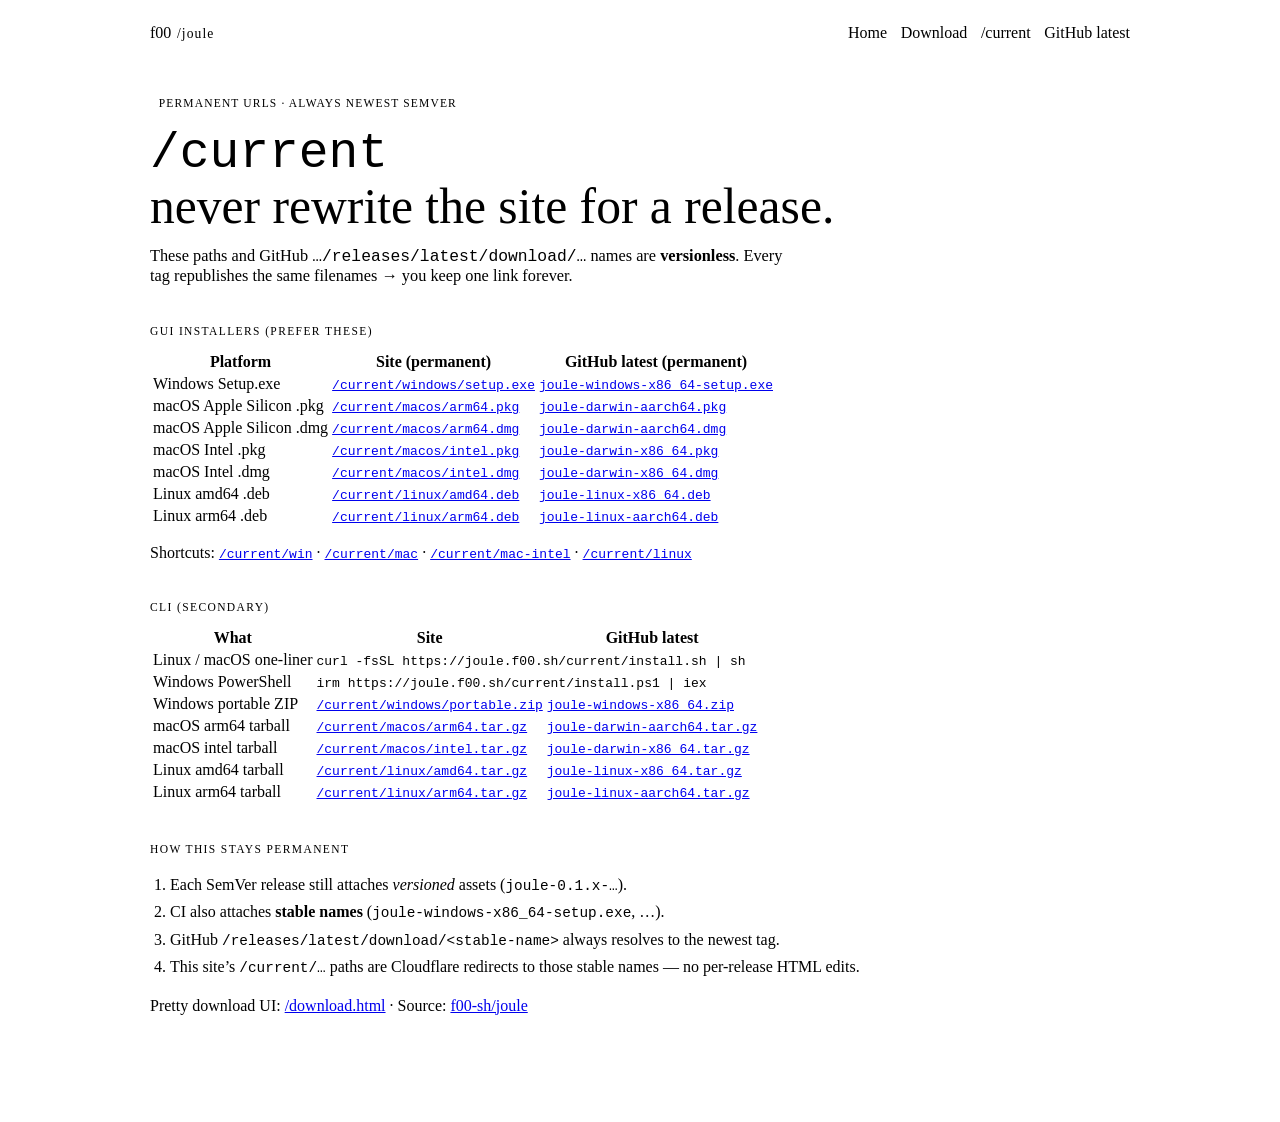
<file: docs/current/index.html>
<!DOCTYPE html>
<html lang="en">
<head>
  <meta charset="utf-8" />
  <meta name="viewport" content="width=device-width, initial-scale=1" />
  <meta name="description" content="Permanent download links for the newest joule release — GUI installers first, then CLI." />
  <title>joule /current — always the newest release</title>
  <link rel="icon" href="https://f00.sh/favicon.svg" type="image/svg+xml" />
  <link rel="stylesheet" href="https://f00.sh/theme/f00-theme.css" data-f00-theme="1" />
  <link rel="stylesheet" href="../styles.css" />
</head>
<body>
  <a class="skip-link" href="#main">Skip to content</a>
  <header class="site-header">
    <div class="nav-shell">
      <a class="brand" href="../" aria-label="joule home">
        <span class="brand-mark">f00</span>
        <span class="brand-sub">/joule</span>
      </a>
      <nav class="site-nav" aria-label="Primary">
        <a href="../">Home</a>
        <a href="../download.html">Download</a>
        <a href="./" aria-current="page">/current</a>
        <a href="https://github.com/f00-sh/joule/releases/latest" rel="noopener">GitHub latest</a>
      </nav>
    </div>
  </header>

  <main id="main" class="wrap">
    <section class="hero">
      <p class="pill-free">permanent URLs · always newest SemVer</p>
      <h1><code>/current</code><br /><em>never rewrite the site for a release.</em></h1>
      <p class="lead">
        These paths and GitHub <code>…/releases/latest/download/…</code> names are
        <strong>versionless</strong>. Every tag republishes the same filenames → you keep one link forever.
      </p>
    </section>

    <section>
      <h2>GUI installers (prefer these)</h2>
      <table>
        <thead>
          <tr><th>Platform</th><th>Site (permanent)</th><th>GitHub latest (permanent)</th></tr>
        </thead>
        <tbody>
          <tr>
            <td>Windows Setup.exe</td>
            <td><a href="/current/windows/setup.exe"><code>/current/windows/setup.exe</code></a></td>
            <td><a href="https://github.com/f00-sh/joule/releases/latest/download/joule-windows-x86_64-setup.exe"><code>joule-windows-x86_64-setup.exe</code></a></td>
          </tr>
          <tr>
            <td>macOS Apple Silicon .pkg</td>
            <td><a href="/current/macos/arm64.pkg"><code>/current/macos/arm64.pkg</code></a></td>
            <td><a href="https://github.com/f00-sh/joule/releases/latest/download/joule-darwin-aarch64.pkg"><code>joule-darwin-aarch64.pkg</code></a></td>
          </tr>
          <tr>
            <td>macOS Apple Silicon .dmg</td>
            <td><a href="/current/macos/arm64.dmg"><code>/current/macos/arm64.dmg</code></a></td>
            <td><a href="https://github.com/f00-sh/joule/releases/latest/download/joule-darwin-aarch64.dmg"><code>joule-darwin-aarch64.dmg</code></a></td>
          </tr>
          <tr>
            <td>macOS Intel .pkg</td>
            <td><a href="/current/macos/intel.pkg"><code>/current/macos/intel.pkg</code></a></td>
            <td><a href="https://github.com/f00-sh/joule/releases/latest/download/joule-darwin-x86_64.pkg"><code>joule-darwin-x86_64.pkg</code></a></td>
          </tr>
          <tr>
            <td>macOS Intel .dmg</td>
            <td><a href="/current/macos/intel.dmg"><code>/current/macos/intel.dmg</code></a></td>
            <td><a href="https://github.com/f00-sh/joule/releases/latest/download/joule-darwin-x86_64.dmg"><code>joule-darwin-x86_64.dmg</code></a></td>
          </tr>
          <tr>
            <td>Linux amd64 .deb</td>
            <td><a href="/current/linux/amd64.deb"><code>/current/linux/amd64.deb</code></a></td>
            <td><a href="https://github.com/f00-sh/joule/releases/latest/download/joule-linux-x86_64.deb"><code>joule-linux-x86_64.deb</code></a></td>
          </tr>
          <tr>
            <td>Linux arm64 .deb</td>
            <td><a href="/current/linux/arm64.deb"><code>/current/linux/arm64.deb</code></a></td>
            <td><a href="https://github.com/f00-sh/joule/releases/latest/download/joule-linux-aarch64.deb"><code>joule-linux-aarch64.deb</code></a></td>
          </tr>
        </tbody>
      </table>
      <p class="muted">Shortcuts: <a href="/current/win"><code>/current/win</code></a> ·
        <a href="/current/mac"><code>/current/mac</code></a> ·
        <a href="/current/mac-intel"><code>/current/mac-intel</code></a> ·
        <a href="/current/linux"><code>/current/linux</code></a></p>
    </section>

    <section>
      <h2>CLI (secondary)</h2>
      <table>
        <thead>
          <tr><th>What</th><th>Site</th><th>GitHub latest</th></tr>
        </thead>
        <tbody>
          <tr>
            <td>Linux / macOS one-liner</td>
            <td colspan="2"><code>curl -fsSL https://joule.f00.sh/current/install.sh | sh</code></td>
          </tr>
          <tr>
            <td>Windows PowerShell</td>
            <td colspan="2"><code>irm https://joule.f00.sh/current/install.ps1 | iex</code></td>
          </tr>
          <tr>
            <td>Windows portable ZIP</td>
            <td><a href="/current/windows/portable.zip"><code>/current/windows/portable.zip</code></a></td>
            <td><a href="https://github.com/f00-sh/joule/releases/latest/download/joule-windows-x86_64.zip"><code>joule-windows-x86_64.zip</code></a></td>
          </tr>
          <tr>
            <td>macOS arm64 tarball</td>
            <td><a href="/current/macos/arm64.tar.gz"><code>/current/macos/arm64.tar.gz</code></a></td>
            <td><a href="https://github.com/f00-sh/joule/releases/latest/download/joule-darwin-aarch64.tar.gz"><code>joule-darwin-aarch64.tar.gz</code></a></td>
          </tr>
          <tr>
            <td>macOS intel tarball</td>
            <td><a href="/current/macos/intel.tar.gz"><code>/current/macos/intel.tar.gz</code></a></td>
            <td><a href="https://github.com/f00-sh/joule/releases/latest/download/joule-darwin-x86_64.tar.gz"><code>joule-darwin-x86_64.tar.gz</code></a></td>
          </tr>
          <tr>
            <td>Linux amd64 tarball</td>
            <td><a href="/current/linux/amd64.tar.gz"><code>/current/linux/amd64.tar.gz</code></a></td>
            <td><a href="https://github.com/f00-sh/joule/releases/latest/download/joule-linux-x86_64.tar.gz"><code>joule-linux-x86_64.tar.gz</code></a></td>
          </tr>
          <tr>
            <td>Linux arm64 tarball</td>
            <td><a href="/current/linux/arm64.tar.gz"><code>/current/linux/arm64.tar.gz</code></a></td>
            <td><a href="https://github.com/f00-sh/joule/releases/latest/download/joule-linux-aarch64.tar.gz"><code>joule-linux-aarch64.tar.gz</code></a></td>
          </tr>
        </tbody>
      </table>
    </section>

    <section>
      <h2>How this stays permanent</h2>
      <ol class="steps">
        <li>Each SemVer release still attaches <em>versioned</em> assets (<code>joule-0.1.x-…</code>).</li>
        <li>CI also attaches <strong>stable names</strong> (<code>joule-windows-x86_64-setup.exe</code>, …).</li>
        <li>GitHub <code>/releases/latest/download/&lt;stable-name&gt;</code> always resolves to the newest tag.</li>
        <li>This site’s <code>/current/…</code> paths are Cloudflare redirects to those stable names — no per-release HTML edits.</li>
      </ol>
      <p class="muted">Pretty download UI: <a href="../download.html">/download.html</a> · Source: <a href="https://github.com/f00-sh/joule">f00-sh/joule</a></p>
    </section>
  </main>
</body>
</html>
</file>
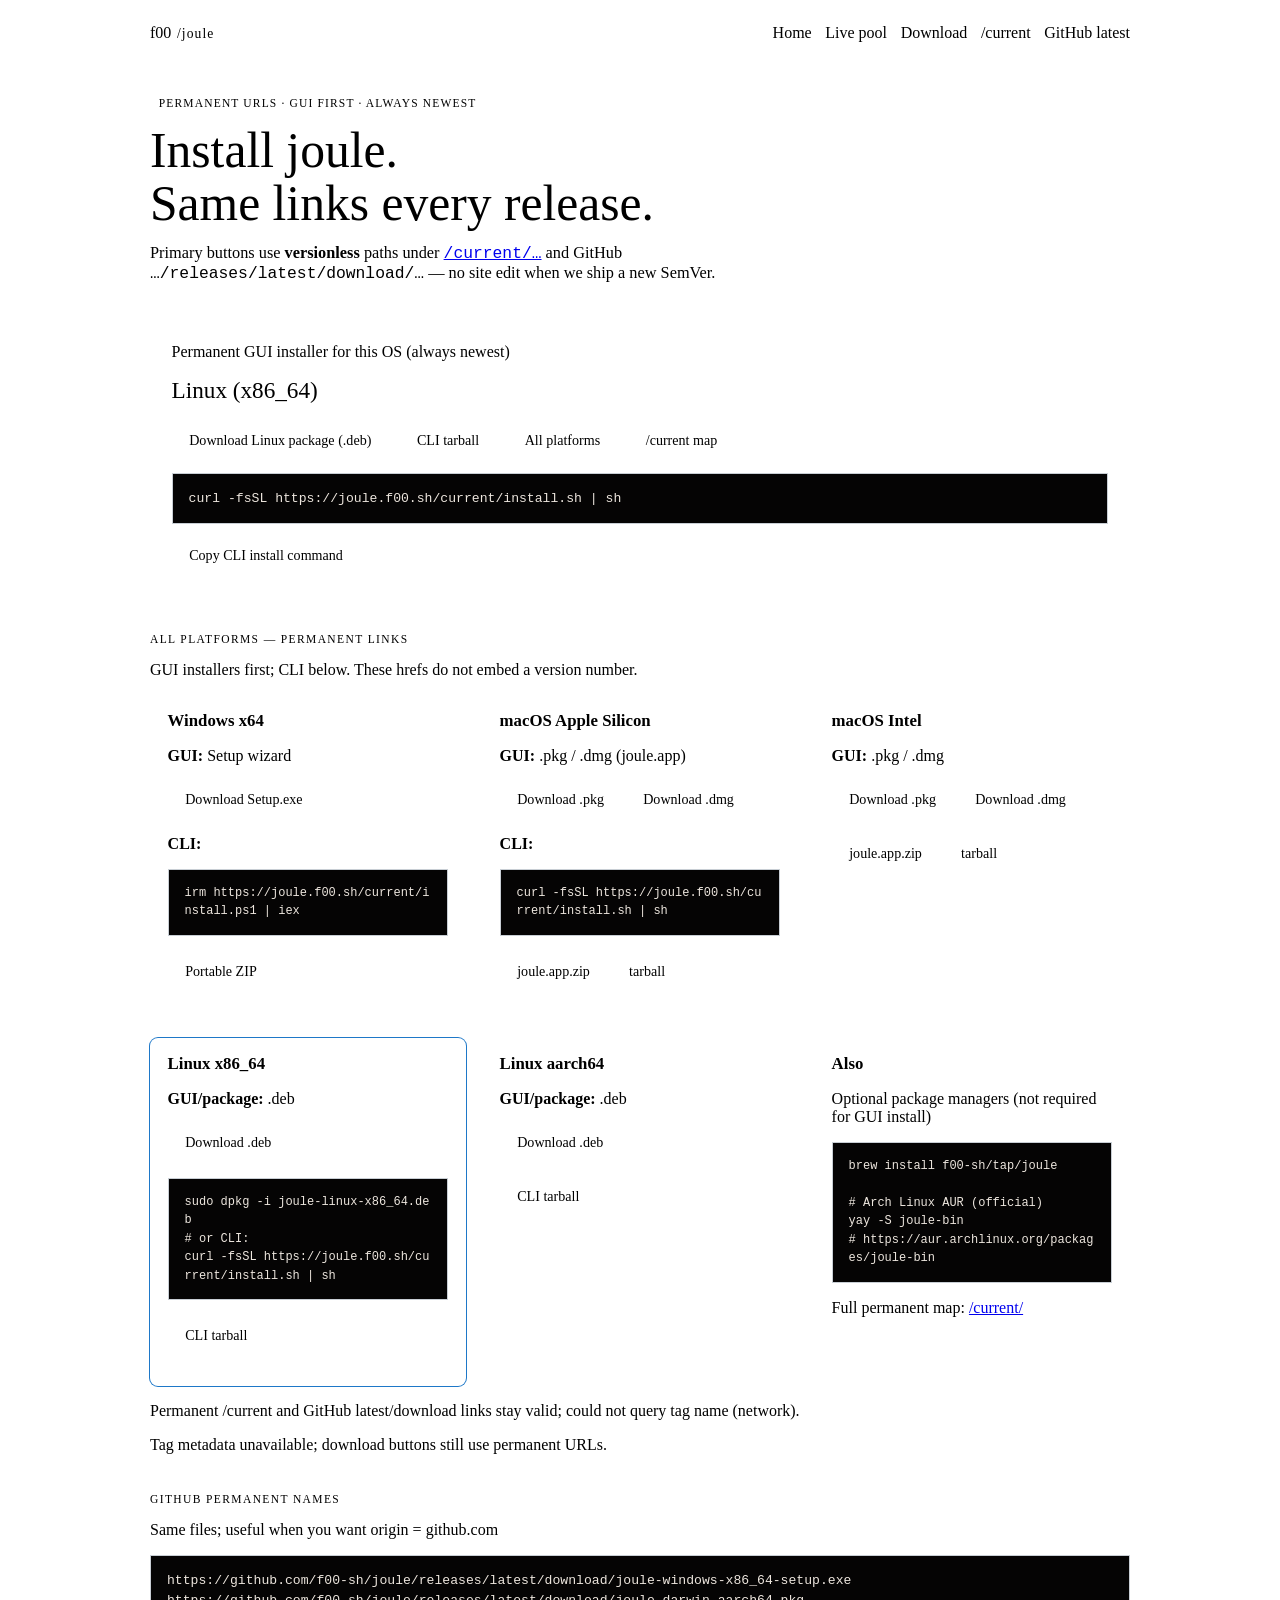
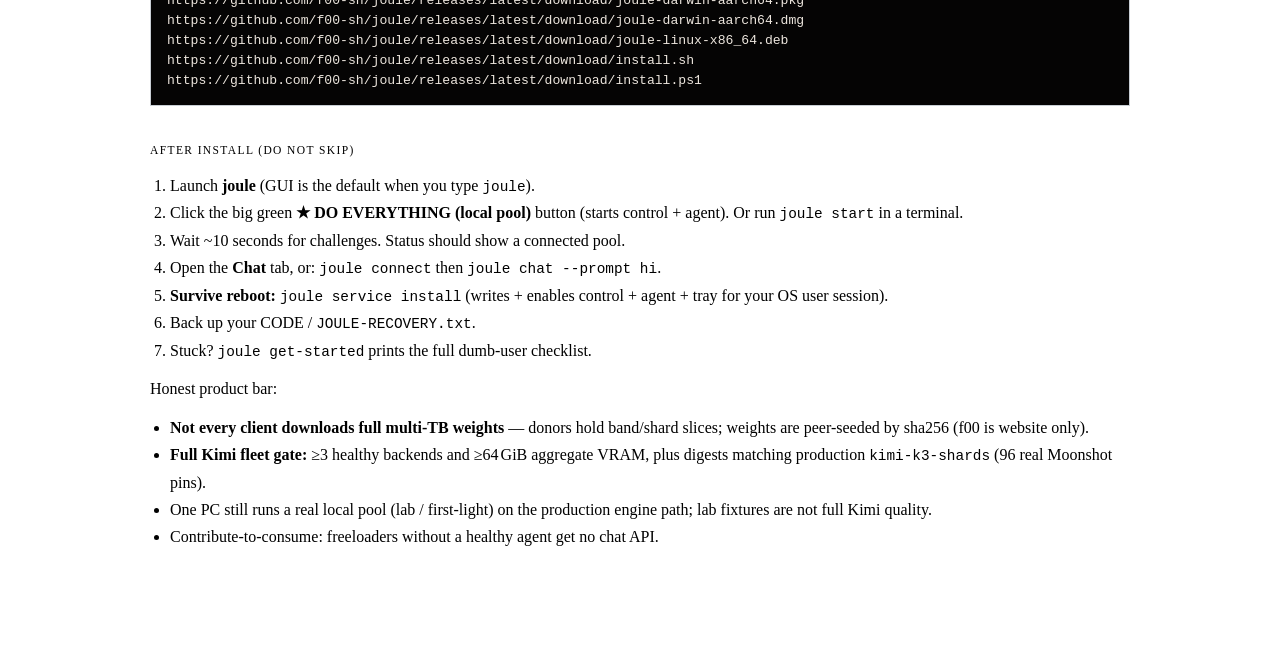
<file: docs/download.html>
<!DOCTYPE html>
<html lang="en">
<head>
  <meta charset="utf-8" />
  <meta name="viewport" content="width=device-width, initial-scale=1" />
  <meta name="theme-color" content="#1E78C8" />
  <meta name="description" content="Download joule — permanent links to the newest GUI installers and CLI for Windows, macOS, and Linux." />
  <meta property="og:title" content="Download joule" />
  <meta property="og:url" content="https://joule.f00.sh/download.html" />
  <link rel="canonical" href="https://joule.f00.sh/download.html" />
  <title>Download joule — free AI pool agent</title>
  <link rel="icon" href="https://f00.sh/favicon.svg" type="image/svg+xml" />
  <link rel="stylesheet" href="https://f00.sh/theme/f00-theme.css" data-f00-theme="1" />
  <link rel="stylesheet" href="styles.css" />
  <script src="download.js" defer></script>
</head>
<body>
  <a class="skip-link" href="#main">Skip to content</a>

  <header class="site-header">
    <div class="nav-shell">
      <a class="brand" href="./" aria-label="joule home">
        <span class="brand-mark">f00</span>
        <span class="brand-sub">/joule</span>
      </a>
      <nav class="site-nav" aria-label="Primary">
        <a href="./">Home</a>
        <a href="./#pool">Live pool</a>
        <a href="./download.html" aria-current="page">Download</a>
        <a href="./current/">/current</a>
        <a href="https://github.com/f00-sh/joule/releases/latest" rel="noopener">GitHub latest</a>
      </nav>
    </div>
  </header>

  <main id="main" class="wrap">
    <section class="hero" id="top">
      <p class="pill-free">permanent URLs · GUI first · always newest</p>
      <h1>Install joule.<br /><em>Same links every release.</em></h1>
      <p class="lead">
        Primary buttons use <strong>versionless</strong> paths under
        <a href="./current/"><code>/current/…</code></a> and GitHub
        <code>…/releases/latest/download/…</code> — no site edit when we ship a new SemVer.
      </p>

      <div class="download-hero" id="primary-download">
        <p class="muted" id="detect-line">Detecting your system…</p>
        <p class="big" id="detect-label">—</p>
        <div class="cta-row" id="primary-cta">
          <!-- filled by download.js from permanent URLs -->
        </div>
        <pre class="install-cmd" id="primary-cmd" hidden><code></code></pre>
        <button type="button" class="btn ghost" id="copy-cmd" hidden>Copy CLI install command</button>
      </div>
    </section>

    <section id="all-platforms">
      <h2>All platforms — permanent links</h2>
      <p class="muted">GUI installers first; CLI below. These hrefs do not embed a version number.</p>
      <div class="platform-grid" id="platform-grid">
        <article class="platform-card" data-key="windows-x86_64">
          <h3>Windows x64</h3>
          <p class="muted"><strong>GUI:</strong> Setup wizard</p>
          <p>
            <a class="btn" href="/current/windows/setup.exe">Download Setup.exe</a>
          </p>
          <p class="muted"><strong>CLI:</strong></p>
          <pre class="install-cmd"><code>irm https://joule.f00.sh/current/install.ps1 | iex</code></pre>
          <p><a class="btn ghost" href="/current/windows/portable.zip">Portable ZIP</a></p>
        </article>

        <article class="platform-card" data-key="darwin-aarch64">
          <h3>macOS Apple Silicon</h3>
          <p class="muted"><strong>GUI:</strong> .pkg / .dmg (joule.app)</p>
          <p>
            <a class="btn" href="/current/macos/arm64.pkg">Download .pkg</a>
            <a class="btn ghost" href="/current/macos/arm64.dmg">Download .dmg</a>
          </p>
          <p class="muted"><strong>CLI:</strong></p>
          <pre class="install-cmd"><code>curl -fsSL https://joule.f00.sh/current/install.sh | sh</code></pre>
          <p>
            <a class="btn ghost" href="/current/macos/arm64.app.zip">joule.app.zip</a>
            <a class="btn ghost" href="/current/macos/arm64.tar.gz">tarball</a>
          </p>
        </article>

        <article class="platform-card" data-key="darwin-x86_64">
          <h3>macOS Intel</h3>
          <p class="muted"><strong>GUI:</strong> .pkg / .dmg</p>
          <p>
            <a class="btn" href="/current/macos/intel.pkg">Download .pkg</a>
            <a class="btn ghost" href="/current/macos/intel.dmg">Download .dmg</a>
          </p>
          <p>
            <a class="btn ghost" href="/current/macos/intel.app.zip">joule.app.zip</a>
            <a class="btn ghost" href="/current/macos/intel.tar.gz">tarball</a>
          </p>
        </article>

        <article class="platform-card" data-key="linux-x86_64">
          <h3>Linux x86_64</h3>
          <p class="muted"><strong>GUI/package:</strong> .deb</p>
          <p>
            <a class="btn" href="/current/linux/amd64.deb">Download .deb</a>
          </p>
          <pre class="install-cmd"><code>sudo dpkg -i joule-linux-x86_64.deb
# or CLI:
curl -fsSL https://joule.f00.sh/current/install.sh | sh</code></pre>
          <p><a class="btn ghost" href="/current/linux/amd64.tar.gz">CLI tarball</a></p>
        </article>

        <article class="platform-card" data-key="linux-aarch64">
          <h3>Linux aarch64</h3>
          <p class="muted"><strong>GUI/package:</strong> .deb</p>
          <p>
            <a class="btn" href="/current/linux/arm64.deb">Download .deb</a>
          </p>
          <p><a class="btn ghost" href="/current/linux/arm64.tar.gz">CLI tarball</a></p>
        </article>

        <article class="platform-card" data-key="aur">
          <h3>Also</h3>
          <p class="muted">Optional package managers (not required for GUI install)</p>
          <pre class="install-cmd"><code>brew install f00-sh/tap/joule

# Arch Linux AUR (official)
yay -S joule-bin
# https://aur.archlinux.org/packages/joule-bin</code></pre>
          <p class="muted">Full permanent map: <a href="./current/">/current/</a></p>
        </article>
      </div>
      <p id="release-meta" class="muted" style="margin-top:1rem">Latest release: loading…</p>
      <p class="err" id="release-err" hidden></p>
    </section>

    <section id="github-permanent">
      <h2>GitHub permanent names</h2>
      <p class="muted">Same files; useful when you want origin = github.com</p>
      <pre class="install-cmd"><code>https://github.com/f00-sh/joule/releases/latest/download/joule-windows-x86_64-setup.exe
https://github.com/f00-sh/joule/releases/latest/download/joule-darwin-aarch64.pkg
https://github.com/f00-sh/joule/releases/latest/download/joule-darwin-aarch64.dmg
https://github.com/f00-sh/joule/releases/latest/download/joule-linux-x86_64.deb
https://github.com/f00-sh/joule/releases/latest/download/install.sh
https://github.com/f00-sh/joule/releases/latest/download/install.ps1</code></pre>
    </section>

    <section id="after">
      <h2>After install (do not skip)</h2>
      <ol class="steps">
        <li>Launch <strong>joule</strong> (GUI is the default when you type <code>joule</code>).</li>
        <li>Click the big green <strong>★ DO EVERYTHING (local pool)</strong> button
            (starts control + agent). Or run <code>joule start</code> in a terminal.</li>
        <li>Wait ~10 seconds for challenges. Status should show a connected pool.</li>
        <li>Open the <strong>Chat</strong> tab, or: <code>joule connect</code> then
            <code>joule chat --prompt hi</code>.</li>
        <li><strong>Survive reboot:</strong> <code>joule service install</code>
            (writes + enables control + agent + tray for your OS user session).</li>
        <li>Back up your CODE / <code>JOULE-RECOVERY.txt</code>.</li>
        <li>Stuck? <code>joule get-started</code> prints the full dumb-user checklist.</li>
      </ol>
      <p class="muted">Honest product bar:</p>
      <ul class="steps">
        <li><strong>Not every client downloads full multi‑TB weights</strong> — donors hold
            band/shard slices; weights are peer-seeded by sha256 (f00 is website only).</li>
        <li><strong>Full Kimi fleet gate:</strong> ≥3 healthy backends and ≥64 GiB aggregate VRAM,
            plus digests matching production <code>kimi-k3-shards</code> (96 real Moonshot pins).</li>
        <li>One PC still runs a real local pool (lab / first-light) on the production engine path;
            lab fixtures are not full Kimi quality.</li>
        <li>Contribute-to-consume: freeloaders without a healthy agent get no chat API.</li>
      </ul>
    </section>
  </main>
</body>
</html>
</file>
<file: docs/styles.css>
/* joule layout only — brand colors/fonts come from f00-theme.css */

.wrap {
  max-width: 980px;
  margin: 0 auto;
  padding: 0 1.25rem 4rem;
}

.site-header .nav-shell {
  display: flex;
  flex-wrap: wrap;
  align-items: center;
  justify-content: space-between;
  gap: 0.75rem;
  max-width: 980px;
  margin: 0 auto;
  padding: 1rem 1.25rem;
}

.brand {
  display: inline-flex;
  align-items: baseline;
  gap: 0.35rem;
  text-decoration: none;
  color: inherit;
}

.brand-sub {
  color: var(--f00-muted);
  font-family: var(--f00-font-chip);
  font-size: 0.85rem;
  letter-spacing: 0.08em;
}

.site-nav {
  display: flex;
  flex-wrap: wrap;
  gap: 0.85rem;
  font-family: var(--f00-font-chip);
  font-size: var(--f00-size-nav);
}

.site-nav a {
  color: var(--f00-muted);
  text-decoration: none;
}

.site-nav a:hover {
  color: var(--f00-fg);
}

.live-bar {
  border: 1px solid var(--f00-border);
  background: var(--f00-bg-elevated);
  padding: 0.65rem 1rem;
  display: flex;
  flex-wrap: wrap;
  align-items: center;
  gap: 0.75rem 1.25rem;
  margin: 0 0 1.5rem;
  font-family: var(--f00-font-chip);
  font-size: 0.8rem;
}

.live-bar .dot {
  width: 0.55rem;
  height: 0.55rem;
  border-radius: 0;
  background: var(--f00-muted);
  display: inline-block;
}

.live-bar .dot.on {
  background: var(--f00-ok);
  box-shadow: 0 0 8px var(--f00-ok);
}

.live-bar .dot.stale {
  background: var(--f00-yellow);
}

.live-bar .meta {
  color: var(--f00-muted);
}

.hero {
  margin: 1.5rem 0 2rem;
}

.pill-free {
  display: inline-block;
  border: 1px solid var(--f00-ok);
  color: var(--f00-ok);
  font-family: var(--f00-font-chip);
  font-size: 0.72rem;
  letter-spacing: 0.1em;
  text-transform: uppercase;
  padding: 0.2rem 0.55rem;
  margin-bottom: 0.85rem;
}

.hero h1 {
  font-family: var(--f00-font-display);
  font-size: clamp(2rem, 6vw, 3.1rem);
  line-height: 1.05;
  letter-spacing: var(--f00-tracking-brand);
  margin: 0 0 0.85rem;
  font-weight: 400;
}

.hero h1 em {
  font-style: normal;
  color: var(--f00-accent);
}

.lead {
  color: var(--f00-muted);
  max-width: 40em;
  margin: 0 0 1.25rem;
  font-size: 1.02rem;
}

.cta-row {
  display: flex;
  flex-wrap: wrap;
  gap: 0.65rem;
  margin: 1.1rem 0 0;
}

.btn {
  display: inline-block;
  padding: 0.65rem 1.1rem;
  border: 1px solid var(--f00-accent);
  background: var(--f00-accent);
  color: var(--f00-ink);
  font-family: var(--f00-font-chip);
  font-size: 0.88rem;
  text-decoration: none;
  cursor: pointer;
}

.btn.ghost {
  background: transparent;
  color: var(--f00-fg);
  border-color: var(--f00-border);
}

.btn:hover {
  filter: brightness(1.06);
  text-decoration: none;
}

section {
  margin: 2.4rem 0;
}

section > h2 {
  font-family: var(--f00-font-chip);
  font-size: 0.72rem;
  letter-spacing: 0.12em;
  text-transform: uppercase;
  color: var(--f00-muted);
  margin: 0 0 0.85rem;
  font-weight: 500;
}

.stat-grid {
  display: grid;
  grid-template-columns: repeat(auto-fit, minmax(140px, 1fr));
  gap: 0.65rem;
}

.stat {
  border: 1px solid var(--f00-border);
  background: var(--f00-bg-elevated);
  padding: 0.9rem 1rem;
}

.stat .label {
  color: var(--f00-muted);
  font-family: var(--f00-font-chip);
  font-size: 0.68rem;
  letter-spacing: 0.1em;
  text-transform: uppercase;
}

.stat .value {
  font-size: 1.55rem;
  margin-top: 0.3rem;
  color: var(--f00-sky);
  font-variant-numeric: tabular-nums;
}

.stat .value.accent {
  color: var(--f00-accent);
}

.pool-panel {
  border: 1px solid var(--f00-border);
  background: var(--f00-bg-elevated);
  padding: 1.15rem 1.25rem;
  margin-top: 0.75rem;
}

.pool-panel .big {
  font-size: clamp(2rem, 5.5vw, 3rem);
  color: var(--f00-sky);
  margin: 0.15rem 0 0.35rem;
  font-variant-numeric: tabular-nums;
}

.countdown {
  color: var(--f00-fg);
  margin: 0.35rem 0 0.15rem;
}

.muted {
  color: var(--f00-muted);
}

.grid {
  display: grid;
  grid-template-columns: repeat(auto-fit, minmax(200px, 1fr));
  gap: 0.75rem;
}

.card {
  border: 1px solid var(--f00-border);
  background: var(--f00-bg-elevated);
  padding: 1rem 1.05rem;
}

.card strong {
  display: block;
  margin-bottom: 0.35rem;
}

.card p {
  margin: 0;
  color: var(--f00-muted);
  font-size: 0.9rem;
}

.milestones {
  list-style: none;
  padding: 0;
  margin: 0.75rem 0 0;
}

.milestones li {
  border: 1px solid var(--f00-border);
  background: var(--f00-bg-panel);
  padding: 0.75rem 0.95rem;
  margin-bottom: 0.45rem;
}

.milestones li.done {
  border-color: color-mix(in srgb, var(--f00-ok) 55%, var(--f00-border));
}

.milestones li.next {
  border-color: var(--f00-accent);
}

.bar {
  height: 6px;
  background: var(--f00-faint);
  margin-top: 0.4rem;
}

.bar > i {
  display: block;
  height: 100%;
  background: var(--f00-accent);
  width: 0%;
}

table.nodes {
  width: 100%;
  border-collapse: collapse;
  font-size: 0.82rem;
  font-family: var(--f00-font-chip);
}

table.nodes th,
table.nodes td {
  border: 1px solid var(--f00-border);
  padding: 0.45rem 0.55rem;
  text-align: left;
}

table.nodes th {
  color: var(--f00-muted);
  font-weight: 500;
  background: var(--f00-bg-panel);
}

table.fair {
  width: 100%;
  border-collapse: collapse;
  font-size: 0.85rem;
}

table.fair th,
table.fair td {
  border: 1px solid var(--f00-border);
  padding: 0.55rem 0.7rem;
  text-align: left;
}

table.fair th {
  color: var(--f00-muted);
  font-weight: 500;
  background: var(--f00-bg-elevated);
}

.callout {
  border-left: 3px solid var(--f00-accent);
  background: var(--f00-bg-elevated);
  padding: 0.9rem 1.1rem;
  margin: 1rem 0;
  color: var(--f00-muted);
  font-size: 0.92rem;
}

.callout strong {
  color: var(--f00-fg);
}

pre.cmd, pre.install-cmd, .install-cmd {
  background: var(--f00-code-bg, #050404) !important;
  color: #EDE6DE !important;
  border: 1px solid #C8CED4 !important;
  border-radius: 0 !important;
  padding: 0.9rem 1rem;
  overflow-x: auto;
  font-size: 0.82rem;
  font-family: var(--f00-font-mono);
}

.site-footer {
  margin-top: 3rem;
  padding-top: 1.25rem;
  border-top: 1px solid var(--f00-border);
  color: var(--f00-muted);
  font-size: 0.8rem;
  font-family: var(--f00-font-chip);
}

.err {
  color: var(--f00-danger);
}

.ok {
  color: var(--f00-ok);
}

.skip-link {
  position: absolute;
  left: -9999px;
}

.skip-link:focus {
  left: 1rem;
  top: 1rem;
  z-index: 99;
  background: var(--f00-bg-elevated);
  color: var(--f00-fg);
  padding: 0.5rem 0.75rem;
  border: 1px solid var(--f00-border);
}

/* —— download page —— */
.download-hero {
  margin: 1.5rem 0 0;
  padding: 1.25rem 1.35rem;
  border: 1px solid var(--f00-border);
  border-radius: 8px;
  background: var(--f00-bg-elevated, transparent);
}

.download-hero .big {
  font-size: 1.45rem;
  margin: 0.35rem 0 1rem;
}

.install-cmd {
  overflow-x: auto;
  padding: 0.85rem 1rem;
  border-radius: 6px;
  border: 1px solid var(--f00-border);
  background: var(--f00-bg, #0b0f14);
  font-size: 0.85rem;
  line-height: 1.45;
}

.install-cmd code {
  font-family: var(--f00-font-mono, ui-monospace, monospace);
  white-space: pre-wrap;
  word-break: break-all;
}

.platform-grid {
  display: grid;
  grid-template-columns: repeat(auto-fill, minmax(260px, 1fr));
  gap: 1rem;
  margin-top: 1rem;
}

.platform-card {
  border: 1px solid var(--f00-border);
  border-radius: 8px;
  padding: 1rem 1.1rem;
  background: var(--f00-bg-elevated, transparent);
}

.platform-card.is-detected {
  border-color: var(--f00-accent, #1e78c8);
  box-shadow: 0 0 0 1px var(--f00-accent, #1e78c8);
}

.platform-card h3 {
  margin: 0 0 0.35rem;
  font-size: 1.05rem;
}

.platform-card .install-cmd {
  font-size: 0.75rem;
  margin: 0.65rem 0;
}

.steps {
  padding-left: 1.25rem;
  line-height: 1.7;
}

.steps code {
  font-family: var(--f00-font-mono, ui-monospace, monospace);
  font-size: 0.9em;
}
</file>
